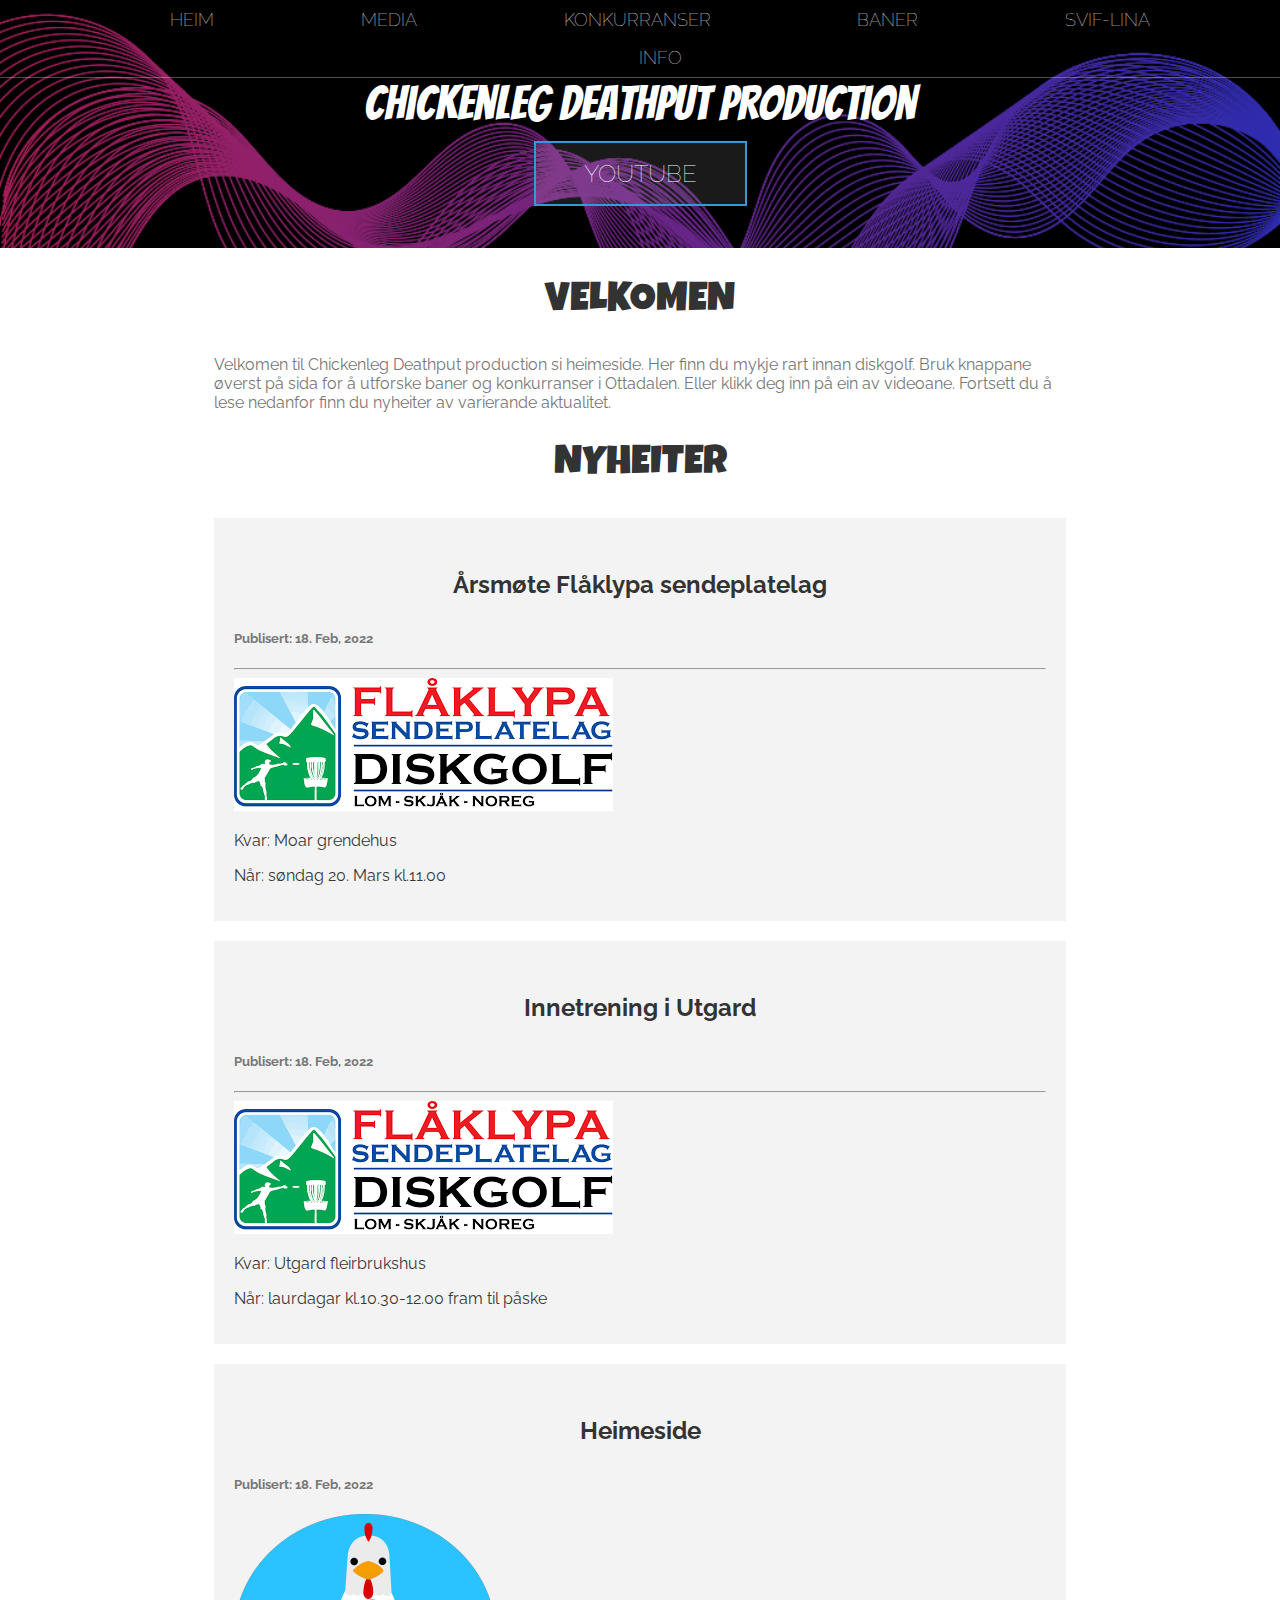
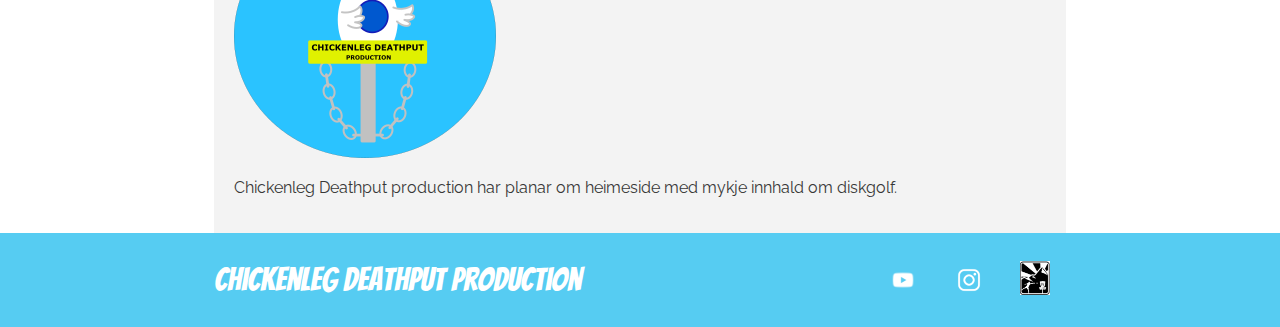
<file: index.html>
<!DOCTYPE html>
<html>
    <head>
        <title>Chickenleg</title>
        <meta name="description" content="diskgolf">
        <link rel="stylesheet" href="layout.css" />
    </head>
    <body>
        <header class="main-header">
            <nav class="nav main-nav">
                <ul>
                    <li><a href="index.html">HEIM</a></li>
                    <li><a href="media.html">MEDIA</a></li>
                    <li><a href="konkurranser.html">KONKURRANSER</a></li>
                    <li><a href="baner.html">BANER</a></li>
                    <li><a href="svif-lina.html">SVIF-LINA</a></li>
                    <li><a href="info.html">INFO</a></li>
                </ul>
            </nav>
            <h1 class="club-name club-name-large">Chickenleg Deathput production</h1>
            <div class="btn-centre">
                <button class="btn btn-header" type="button"><a href="https://youtube.com/channel/UCv_QFjwiLAqcBu6ccsqDfFQ" target="_blank" class="">YOUTUBE</a></button>
            </div>
        </header>
        <section class="content-section container">
            <h2 class="section-header">VELKOMEN</h2>
            <p>Velkomen til Chickenleg Deathput production si heimeside. Her finn du mykje rart innan diskgolf. Bruk knappane øverst på sida for 
                å utforske baner og konkurranser i Ottadalen. Eller klikk deg inn på ein av videoane. Fortsett du å lese nedanfor finn du nyheiter av 
                varierande aktualitet.
            </p>
            <h2 class="section-header">NYHEITER</h2>
    <!--Her startar nyheitsfeeden-->
            <div class="nyheit">
                <h4 class="nyheit-title">Årsmøte Flåklypa sendeplatelag</h4>
                <h5>Publisert: 18. Feb, 2022</h5>
                <hr>
                <image src="Bilder/Flåklypa-full-logo.png"></image>
                <p class="nyheit-text">Kvar: Moar grendehus</p>
                <p class="nyheit-text">Når: søndag 20. Mars kl.11.00</p>
            </div>
            <div class="nyheit">
                <h4 class="nyheit-title">Innetrening i Utgard</h4>
                <h5>Publisert: 18. Feb, 2022</h5>
                <hr>
                <image src="Bilder/Flåklypa-full-logo.png"></image>
                <p class="nyheit-text">Kvar: Utgard fleirbrukshus</p>
                <p class="nyheit-text">Når: laurdagar kl.10.30-12.00 fram til påske</p>
            </div>
            <div class="nyheit">
                <h4 class="nyheit-title">Heimeside</h4>
                <h5>Publisert: 18. Feb, 2022</h5>
                <image src="Bilder/Chickenlogo V2.1.png"></image>
                <p class="nyheit-text">Chickenleg Deathput production har planar om heimeside med mykje innhald om diskgolf.</p>
            </div>
        </section>
        <footer class="main-footer">
            <div class="container main-footer-container">
                <h3 class="club-name">Chickenleg Deathput production</h3>
                <ul class="nav footer-nav">
                    <li>
                        <a href="https://youtube.com/channel/UCv_QFjwiLAqcBu6ccsqDfFQ" target="_blank">
                            <img src="Bilder\Youtubelogo.png" width="50">
                        </a>
                    </li>
                    <li>
                        <a href="https://www.instagram.com/chickenlegdpro/" target="_blank">
                            <img src="Bilder\Instagram_logo.png" width="50">
                        </a>
                        </li>
                    <li>
                        <a href="https://flaaklypa.sendeplatelag.no/" target="_blank">
                            <img src="Bilder\Flåklypa-logo.jpg" width="100">
                        </a>
                    </li>
                </ul>
            </div>
        </footer>
    </body>
</html>
</file>
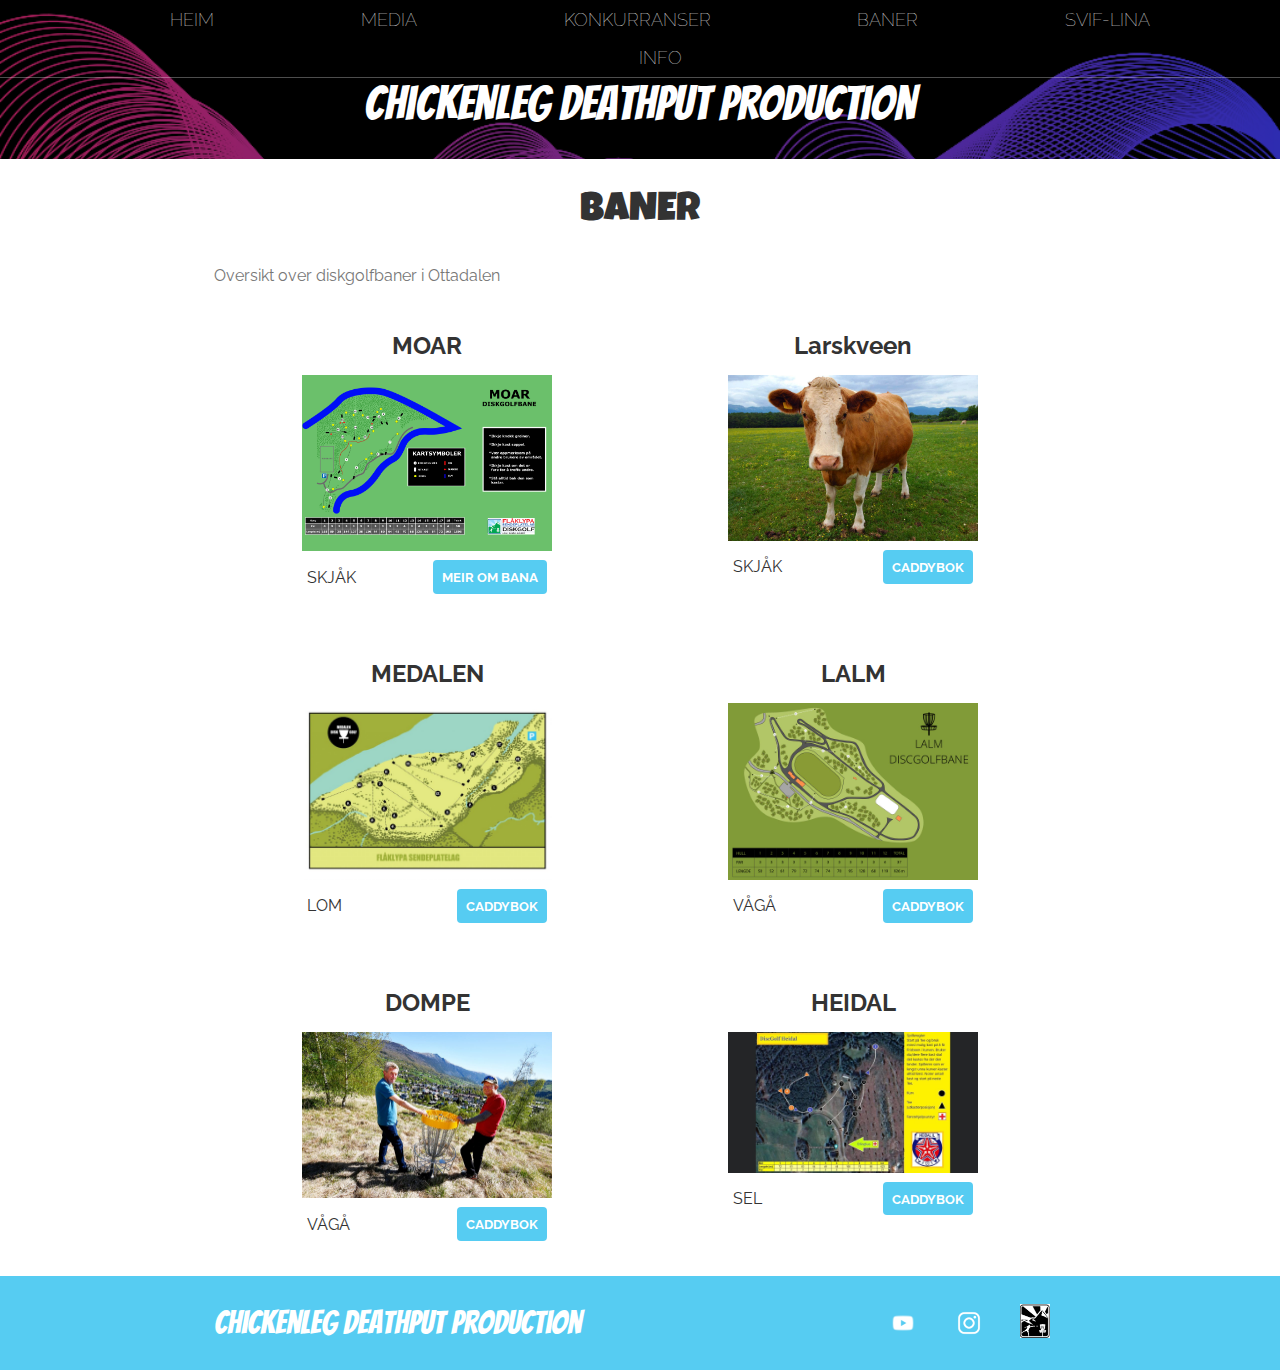
<file: baner.html>
<!DOCTYPE html>
<html>
    <head>
        <title>Chickenleg</title>
        <meta name="description" content="diskgolf">
        <link rel="stylesheet" href="layout.css" />
    </head>
    <body>
        <header class="main-header">
            <nav class="nav main-nav">
                <ul>
                    <li><a href="index.html">HEIM</a></li>
                    <li><a href="media.html">MEDIA</a></li>
                    <li><a href="konkurranser.html">KONKURRANSER</a></li>
                    <li><a href="baner.html">BANER</a></li>
                    <li><a href="svif-lina.html">SVIF-LINA</a></li>
                    <li><a href="info.html">INFO</a></li>
                </ul>
            </nav>
            <h1 class="club-name club-name-large">Chickenleg Deathput production</h1>
        </header>
        <section class="content-section container">
            <h2 class="section-header">BANER</h2>
            <p>Oversikt over diskgolfbaner i Ottadalen</p>
                <div class="baner-baner">
                    <div class="baner-bane">
                        <span class="baner-bane-name">MOAR</span>
                        <img class="baner-bane-image" src="Bilder\Oversiktskart.png" width="200">
                        <div class="baner-bane-details">
                            <span class="baner-bane-place">SKJÅK</span>
                            <button class="btn btn-primary baner-bane-button" role="button"><a href="moar.html">MEIR OM BANA</a></button>
                        </div>
                    </div>
                    <div class="baner-bane">
                        <span class="baner-bane-name">Larskveen</span>
                        <img class="baner-bane-image" src="Bilder\brown-Guernsey-cow.jpg" alt="Larskveen" width="200">
                        <div class="baner-bane-details">
                            <span class="baner-bane-place">SKJÅK</span>
                            <button class="btn btn-primary baner-bane-button" role="button">CADDYBOK</button>
                        </div>
                    </div>
                    <div class="baner-bane">
                        <span class="baner-bane-name">MEDALEN</span>
                        <img class="baner-bane-image" src="Bilder\Medalen oversikt.jpg" width="200">
                        <div class="baner-bane-details">
                            <span class="baner-bane-place">LOM</span>
                            <button class="btn btn-primary baner-bane-button" role="button">CADDYBOK</button>
                        </div>
                    </div>
                    <div class="baner-bane">
                        <span class="baner-bane-name">LALM</span>
                        <img class="baner-bane-image" src="Bilder\Lalm oversikt.jpg" width="200">
                        <div class="baner-bane-details">
                            <span class="baner-bane-place">VÅGÅ</span>
                            <button class="btn btn-primary baner-bane-button" role="button">CADDYBOK</button>
                        </div>
                    </div>
                    <div class="baner-bane">
                        <span class="baner-bane-name">DOMPE</span>
                        <img class="baner-bane-image" src="Bilder\dompe.jpg" width="200">
                        <div class="baner-bane-details">
                            <span class="baner-bane-place">VÅGÅ</span>
                            <button class="btn btn-primary baner-bane-button" role="button">CADDYBOK</button>
                        </div>
                    </div>
                    <div class="baner-bane">
                        <span class="baner-bane-name">HEIDAL</span>
                        <img class="baner-bane-image" src="Bilder\heidal-oversiktskart.jpg" width="200">
                        <div class="baner-bane-details">
                            <span class="baner-bane-place">SEL</span>
                            <button class="btn btn-primary baner-bane-button" role="button">CADDYBOK</button>
                        </div>
                    </div>
                </div>
        </section>
        <footer class="main-footer">
            <div class="container main-footer-container">
                <h3 class="club-name">Chickenleg Deathput production</h3>
                <ul class="nav footer-nav">
                    <li>
                        <a href="https://youtube.com/channel/UCv_QFjwiLAqcBu6ccsqDfFQ" target="_blank">
                            <img src="Bilder\Youtubelogo.png" width="50">
                        </a>
                    </li>
                    <li>
                        <a href="https://www.instagram.com/chickenlegdpro/" target="_blank">
                            <img src="Bilder\Instagram_logo.png" width="50">
                        </a>
                        </li>
                    <li>
                        <a href="https://flaaklypa.sendeplatelag.no/" target="_blank">
                            <img src="Bilder\Flåklypa-logo.jpg" width="100">
                        </a>
                    </li>
                </ul>
            </div>
        </footer>
    </body>
</html>
</file>
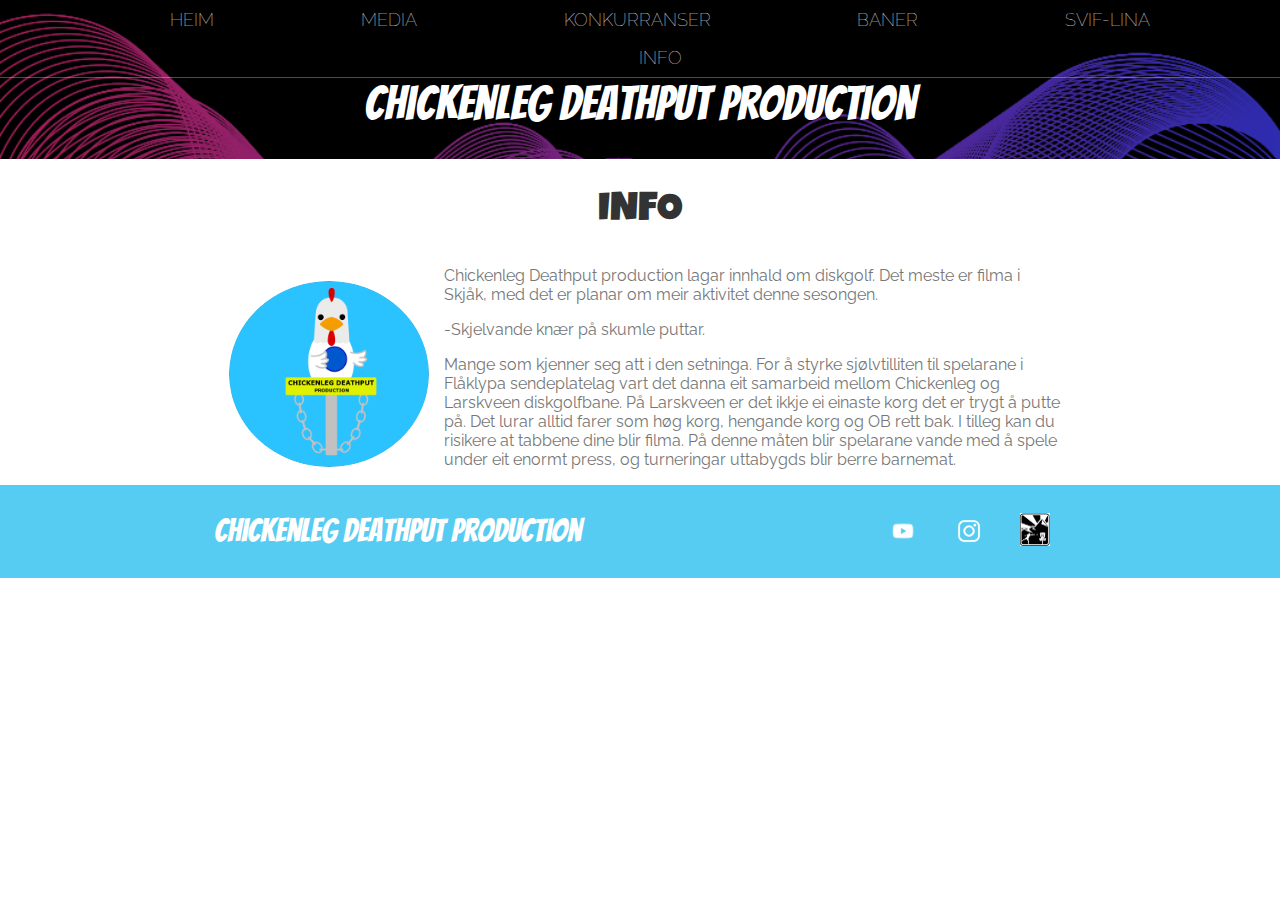
<file: info.html>
<!DOCTYPE html>
<html>
    <head>
        <title>Chickenleg</title>
        <meta name="description" content="diskgolf">
        <link rel="stylesheet" href="layout.css" />
    </head>
    <body>
        <header class="main-header">
            <nav class="nav main-nav">
                <ul>
                    <li><a href="index.html">HEIM</a></li>
                    <li><a href="media.html">MEDIA</a></li>
                    <li><a href="konkurranser.html">KONKURRANSER</a></li>
                    <li><a href="baner.html">BANER</a></li>
                    <li><a href="svif-lina.html">SVIF-LINA</a></li>
                    <li><a href="info.html">INFO</a></li>
                </ul>
            </nav>
            <h1 class="club-name club-name-large">Chickenleg Deathput production</h1>
        </header>
        <section class="content-section container">
            <h2 class="section-header">INFO</h2>
            <img class="about-club-image" src="Bilder\Chickenlogo V2.1.png">
            <p>Chickenleg Deathput production lagar innhald om diskgolf. Det meste er filma i Skjåk, 
                med det er planar om meir aktivitet denne sesongen.</p>
            <p>-Skjelvande knær på skumle puttar.</p>
            <p>Mange som kjenner seg att i den setninga. For å styrke sjølvtilliten til spelarane i Flåklypa sendeplatelag vart det danna 
                    eit samarbeid mellom Chickenleg og Larskveen diskgolfbane. På Larskveen er det ikkje ei einaste korg det er trygt å putte på. 
                    Det lurar alltid farer som høg korg, hengande korg og OB rett bak. I tilleg kan du risikere at tabbene dine blir filma. På denne måten 
                    blir spelarane vande med å spele under eit enormt press, og turneringar uttabygds blir berre barnemat.
            </p>
        </section>
        <footer class="main-footer">
            <div class="container main-footer-container">
                <h3 class="club-name">Chickenleg Deathput production</h3>
                <ul class="nav footer-nav">
                    <li>
                        <a href="https://youtube.com/channel/UCv_QFjwiLAqcBu6ccsqDfFQ" target="_blank">
                            <img src="Bilder\Youtubelogo.png" width="50">
                        </a>
                    </li>
                    <li>
                        <a href="https://www.instagram.com/chickenlegdpro/" target="_blank">
                            <img src="Bilder\Instagram_logo.png" width="50">
                        </a>
                        </li>
                    <li>
                        <a href="https://flaaklypa.sendeplatelag.no/" target="_blank">
                            <img src="Bilder\Flåklypa-logo.jpg" width="100">
                        </a>
                    </li>
                </ul>
            </div>
        </footer>
    </body>
</html>
</file>
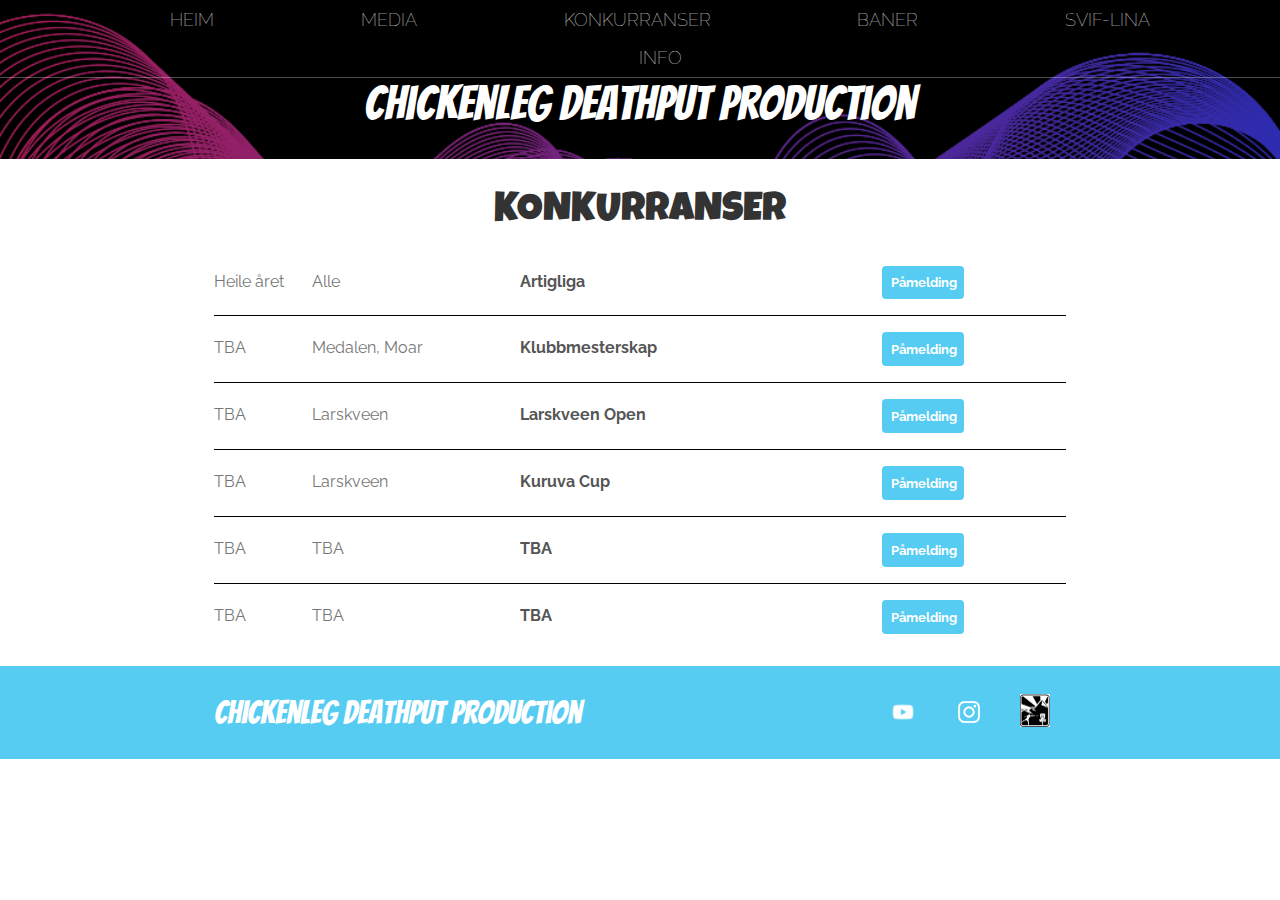
<file: konkurranser.html>
<!DOCTYPE html>
<html>
    <head>
        <title>Chickenleg</title>
        <meta name="description" content="diskgolf">
        <link rel="stylesheet" href="layout.css" />
    </head>
    <body>
        <header class="main-header">
            <nav class="nav main-nav">
                <ul>
                    <li><a href="index.html">HEIM</a></li>
                    <li><a href="media.html">MEDIA</a></li>
                    <li><a href="konkurranser.html">KONKURRANSER</a></li>
                    <li><a href="baner.html">BANER</a></li>
                    <li><a href="svif-lina.html">SVIF-LINA</a></li>
                    <li><a href="info.html">INFO</a></li>
                </ul>
            </nav>
            <h1 class="club-name club-name-large">Chickenleg Deathput production</h1>
        </header>
        <section class="content-section container">
            <h2 class="section-header">KONKURRANSER</h2>
            <div>
                <div class="tour-row">
                    <span class="tour-item tour-date">Heile året</span>
                    <span class="tour-item tour-bane">Alle</span>
                    <span class="tour-item tour-name">Artigliga</span>
                    <button type="button" class="btn tour-item tour-btn btn-primary"><a href="https://dgmtrx.com/2017098" target="_blank">Påmelding</a></button>
                </div>
                <div class="tour-row">
                    <span class="tour-item tour-date">TBA</span>
                    <span class="tour-item tour-bane">Medalen, Moar</span>
                    <span class="tour-item tour-name">Klubbmesterskap</span>
                    <button type="button" class="btn tour-item tour-btn btn-primary">Påmelding</button>
                </div>
                <div class="tour-row">
                    <span class="tour-item tour-date">TBA</span>
                    <span class="tour-item tour-bane">Larskveen</span>
                    <span class="tour-item tour-name">Larskveen Open</span>
                    <button type="button" class="btn tour-item tour-btn btn-primary">Påmelding</button>
                </div>
                <div class="tour-row">
                    <span class="tour-item tour-date">TBA</span>
                    <span class="tour-item tour-bane">Larskveen</span>
                    <span class="tour-item tour-name">Kuruva Cup</span>
                    <button type="button" class="btn tour-item tour-btn btn-primary">Påmelding</button>
                </div>
                <div class="tour-row">
                    <span class="tour-item tour-date">TBA</span>
                    <span class="tour-item tour-bane">TBA</span>
                    <span class="tour-item tour-name">TBA</span>
                    <button type="button" class="btn tour-item tour-btn btn-primary">Påmelding</button>
                </div>
                <div class="tour-row">
                    <span class="tour-item tour-date">TBA</span>
                    <span class="tour-item tour-bane">TBA</span>
                    <span class="tour-item tour-name">TBA</span>
                    <button type="button" class="btn tour-item tour-btn btn-primary">Påmelding</button>
                </div>
            </div>
        </section>
        <footer class="main-footer">
            <div class="container main-footer-container">
                <h3 class="club-name">Chickenleg Deathput production</h3>
                <ul class="nav footer-nav">
                    <li>
                        <a href="https://youtube.com/channel/UCv_QFjwiLAqcBu6ccsqDfFQ" target="_blank">
                            <img src="Bilder\Youtubelogo.png" width="50">
                        </a>
                    </li>
                    <li>
                        <a href="https://www.instagram.com/chickenlegdpro/" target="_blank">
                            <img src="Bilder\Instagram_logo.png" width="50">
                        </a>
                        </li>
                    <li>
                        <a href="https://flaaklypa.sendeplatelag.no/" target="_blank">
                            <img src="Bilder\Flåklypa-logo.jpg" width="100">
                        </a>
                    </li>
                </ul>
            </div>
        </footer>
    </body>
</html>
</file>
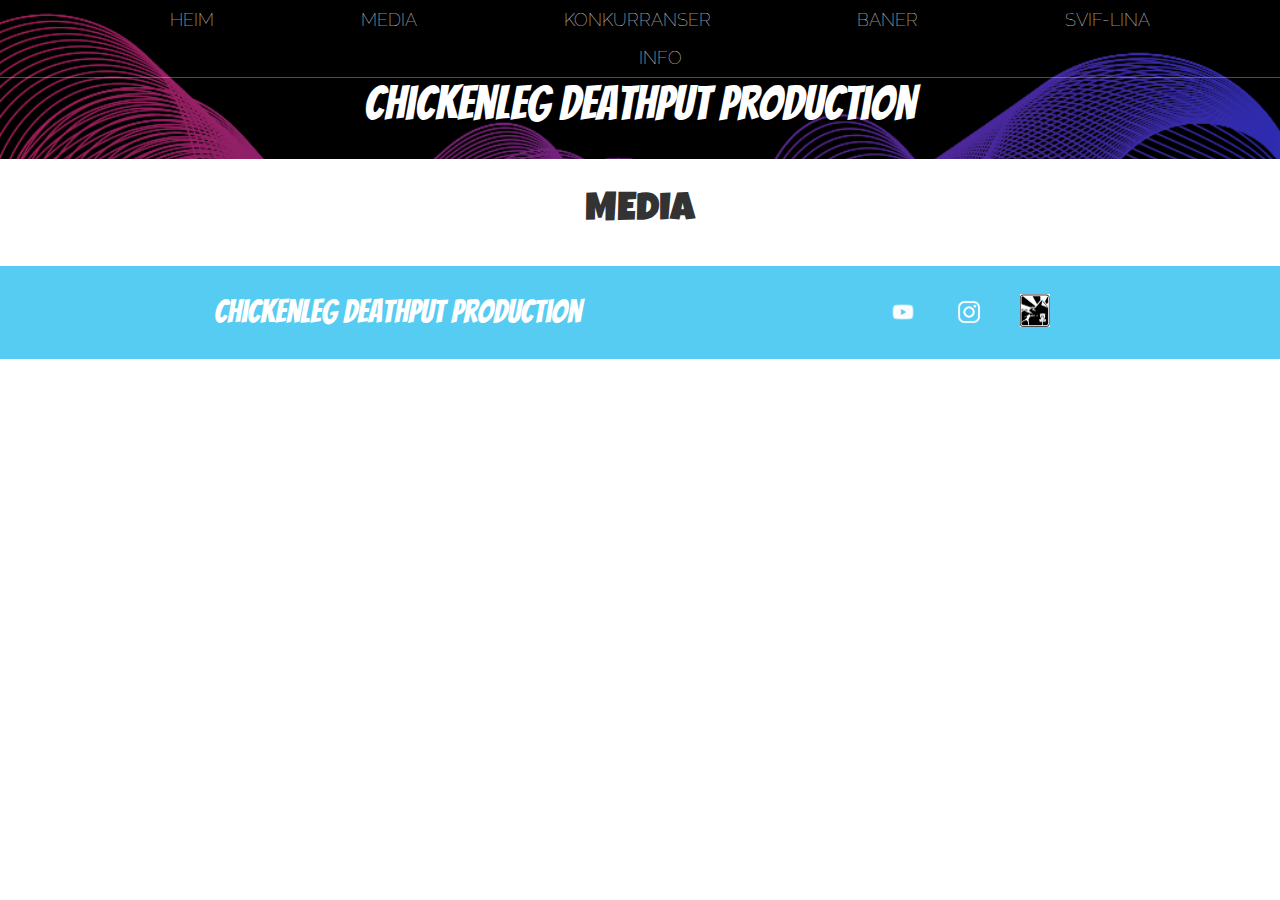
<file: media.html>
<!DOCTYPE html>
<html>
    <head>
        <title>Chickenleg</title>
        <meta name="description" content="diskgolf">
        <link rel="stylesheet" href="layout.css" />
    </head>
    <body>
        <header class="main-header">
            <nav class="nav main-nav">
                <ul>
                    <li><a href="index.html">HEIM</a></li>
                    <li><a href="media.html">MEDIA</a></li>
                    <li><a href="konkurranser.html">KONKURRANSER</a></li>
                    <li><a href="baner.html">BANER</a></li>
                    <li><a href="svif-lina.html">SVIF-LINA</a></li>
                    <li><a href="info.html">INFO</a></li>
                </ul>
            </nav>
            <h1 class="club-name club-name-large">Chickenleg Deathput production</h1>
        </header>
        <section class="content-section container">
            <h2 class="section-header">MEDIA</h2>
        </section>
        <footer class="main-footer">
            <div class="container main-footer-container">
                <h3 class="club-name">Chickenleg Deathput production</h3>
                <ul class="nav footer-nav">
                    <li>
                        <a href="https://youtube.com/channel/UCv_QFjwiLAqcBu6ccsqDfFQ" target="_blank">
                            <img src="Bilder\Youtubelogo.png" width="50">
                        </a>
                    </li>
                    <li>
                        <a href="https://www.instagram.com/chickenlegdpro/" target="_blank">
                            <img src="Bilder\Instagram_logo.png" width="50">
                        </a>
                        </li>
                    <li>
                        <a href="https://flaaklypa.sendeplatelag.no/" target="_blank">
                            <img src="Bilder\Flåklypa-logo.jpg" width="100">
                        </a>
                    </li>
                </ul>
            </div>
        </footer>
    </body>
</html>
</file>
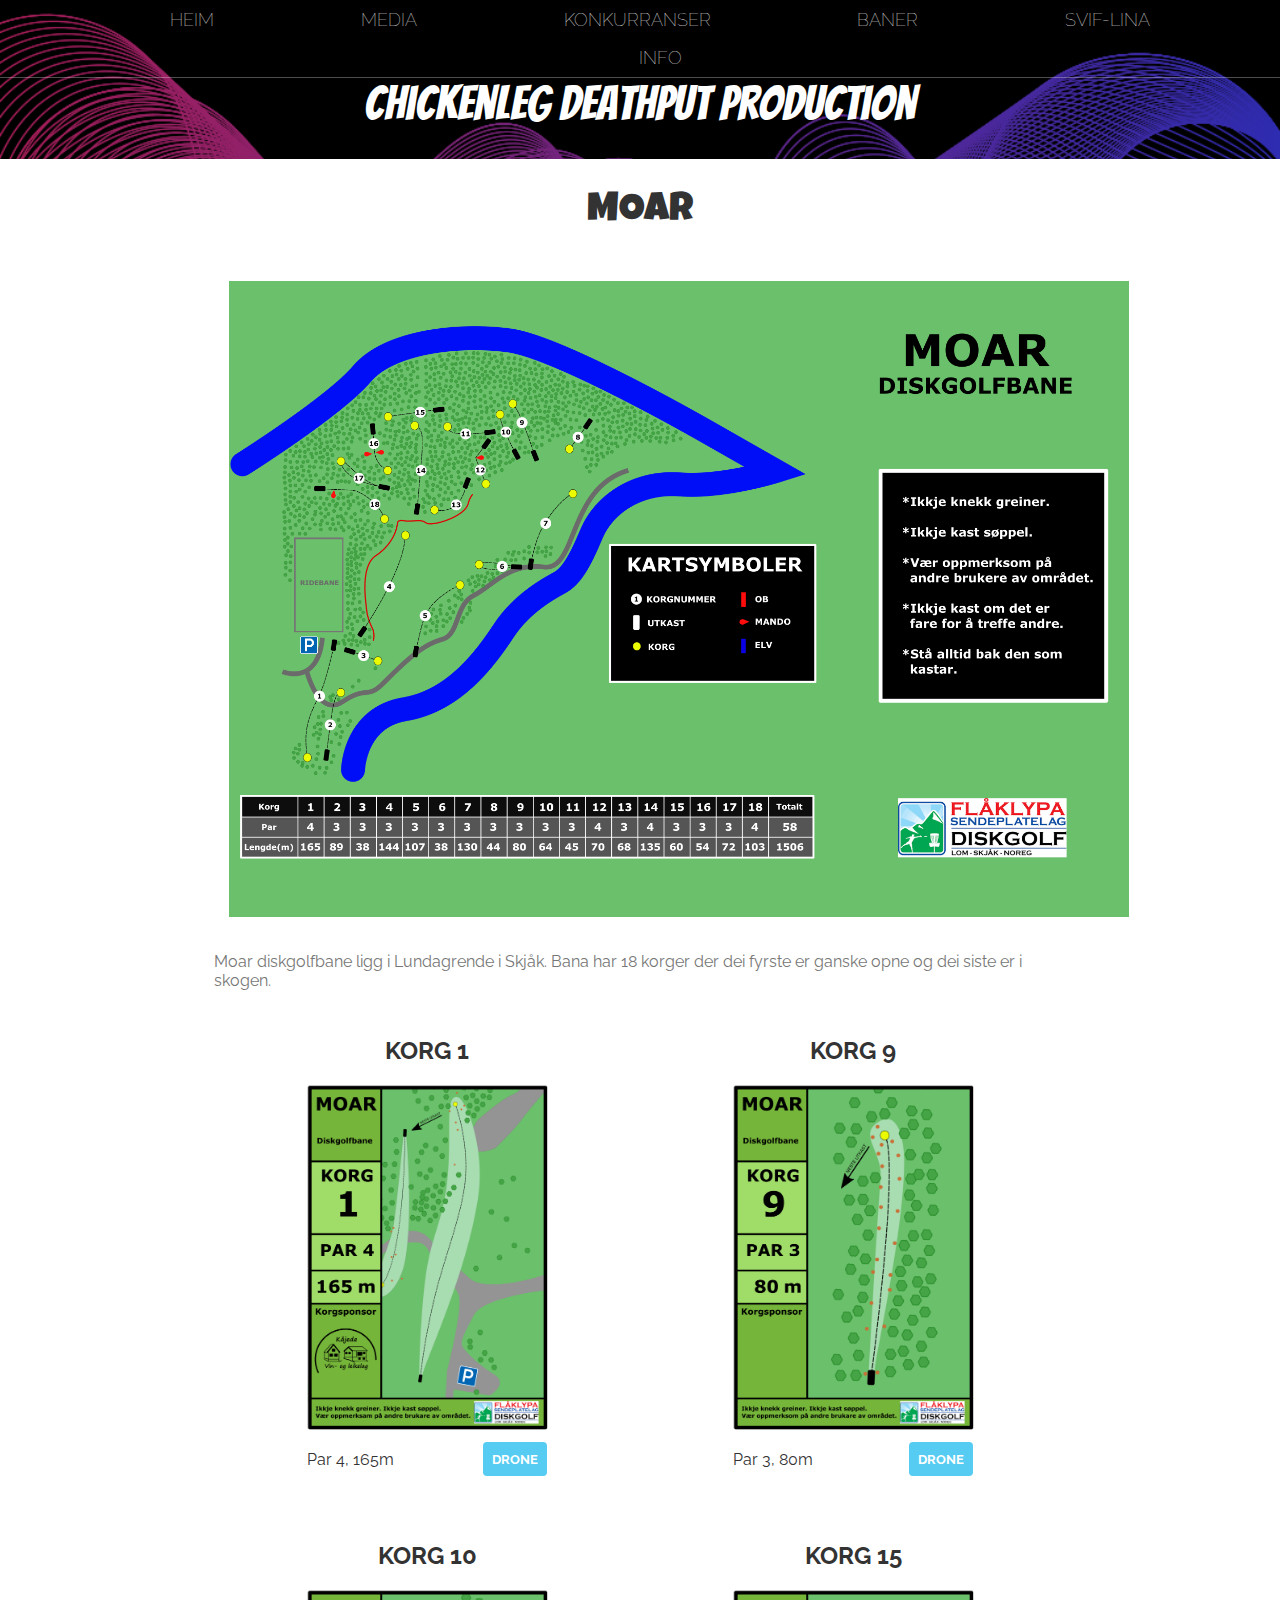
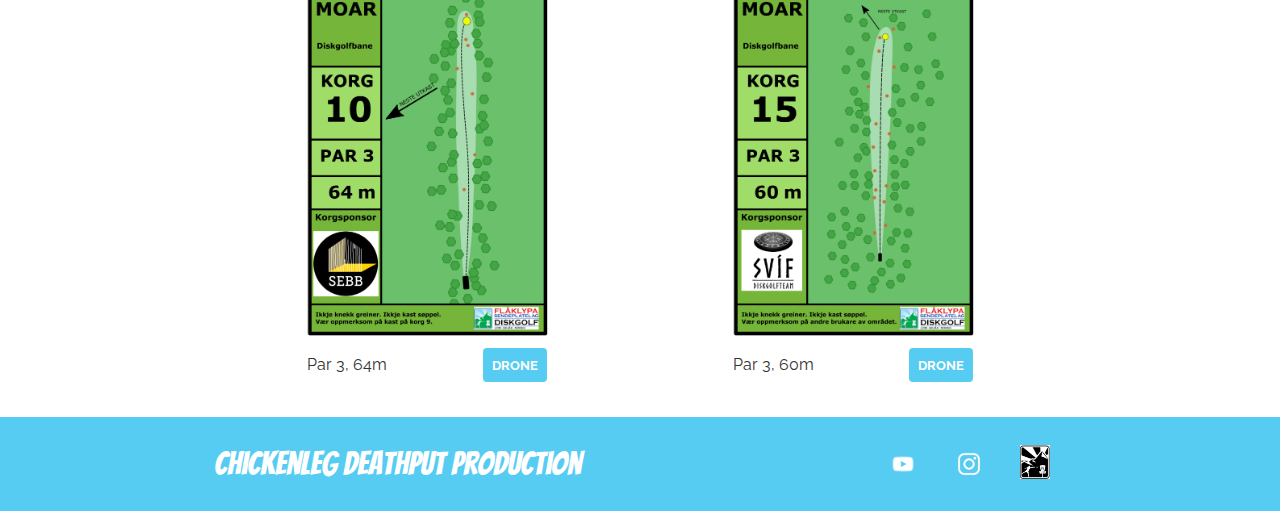
<file: moar.html>
<!DOCTYPE html>
<html>
    <head>
        <title>Chickenleg</title>
        <meta name="description" content="diskgolf">
        <link rel="stylesheet" href="layout.css" />
    </head>
    <body>
        <header class="main-header">
            <nav class="nav main-nav">
                <ul>
                    <li><a href="index.html">HEIM</a></li>
                    <li><a href="media.html">MEDIA</a></li>
                    <li><a href="konkurranser.html">KONKURRANSER</a></li>
                    <li><a href="baner.html">BANER</a></li>
                    <li><a href="svif-lina.html">SVIF-LINA</a></li>
                    <li><a href="info.html">INFO</a></li>
                </ul>
            </nav>
            <h1 class="club-name club-name-large">Chickenleg Deathput production</h1>
        </header>
        <section class="content-section container">
            <div>
                <h2 class="section-header">MOAR</h2>
                <image class="oversiktskart" src="Bilder/Oversiktskart.png"></image>
                <p>Moar diskgolfbane ligg i Lundagrende i Skjåk. Bana har 18 korger der dei fyrste er ganske opne og dei siste er i skogen.</p>
            </div>
            <div class="baner-baner">
                <div class="baner-bane">
                    <span class="baner-bane-name">KORG 1</span>
                    <img class="baner-bane-image" src="Bilder/Kart-Moar/Banekart korg 1.png" width="200">
                    <div class="baner-bane-details">
                        <span class="baner-bane-place">Par 4, 165m</span>
                        <button class="btn btn-primary baner-bane-button" role="button"><a href="https://www.youtube.com/watch?v=uazOCS7fLp8&ab_channel=ChickenlegDeathputproduction">DRONE</a></button>
                    </div>
                </div>
                <div class="baner-bane">
                    <span class="baner-bane-name">KORG 9</span>
                    <img class="baner-bane-image" src="Bilder/Kart-Moar/Banekart korg 9.png" width="200">
                    <div class="baner-bane-details">
                        <span class="baner-bane-place">Par 3, 80m</span>
                        <button class="btn btn-primary baner-bane-button" role="button"><a href="https://www.youtube.com/watch?v=Ov28dO0BQFk&ab_channel=ChickenlegDeathputproduction">DRONE</a></button>
                    </div>
                </div>
                <div class="baner-bane">
                    <span class="baner-bane-name">KORG 10</span>
                    <img class="baner-bane-image" src="Bilder/Kart-Moar/Banekart korg 10.png" width="200">
                    <div class="baner-bane-details">
                        <span class="baner-bane-place">Par 3, 64m</span>
                        <button class="btn btn-primary baner-bane-button" role="button"><a href="https://www.youtube.com/watch?v=51mDz92CEZg&ab_channel=ChickenlegDeathputproduction">DRONE</a></button>
                    </div>
                </div>
                <div class="baner-bane">
                    <span class="baner-bane-name">KORG 15</span>
                    <img class="baner-bane-image" src="Bilder/Kart-Moar/Banekart korg 15.png" width="200">
                    <div class="baner-bane-details">
                        <span class="baner-bane-place">Par 3, 60m</span>
                        <button class="btn btn-primary baner-bane-button" role="button"><a href="https://www.youtube.com/watch?v=VYDYGjBkxfQ&ab_channel=ChickenlegDeathputproduction">DRONE</a></button>
                    </div>
                </div>
            </div>
        </section>
        <footer class="main-footer">
            <div class="container main-footer-container">
                <h3 class="club-name">Chickenleg Deathput production</h3>
                <ul class="nav footer-nav">
                    <li>
                        <a href="https://youtube.com/channel/UCv_QFjwiLAqcBu6ccsqDfFQ" target="_blank">
                            <img src="Bilder\Youtubelogo.png" width="50">
                        </a>
                    </li>
                    <li>
                        <a href="https://www.instagram.com/chickenlegdpro/" target="_blank">
                            <img src="Bilder\Instagram_logo.png" width="50">
                        </a>
                        </li>
                    <li>
                        <a href="https://flaaklypa.sendeplatelag.no/" target="_blank">
                            <img src="Bilder\Flåklypa-logo.jpg" width="100">
                        </a>
                    </li>
                </ul>
            </div>
        </footer>
    </body>
</html>
</file>
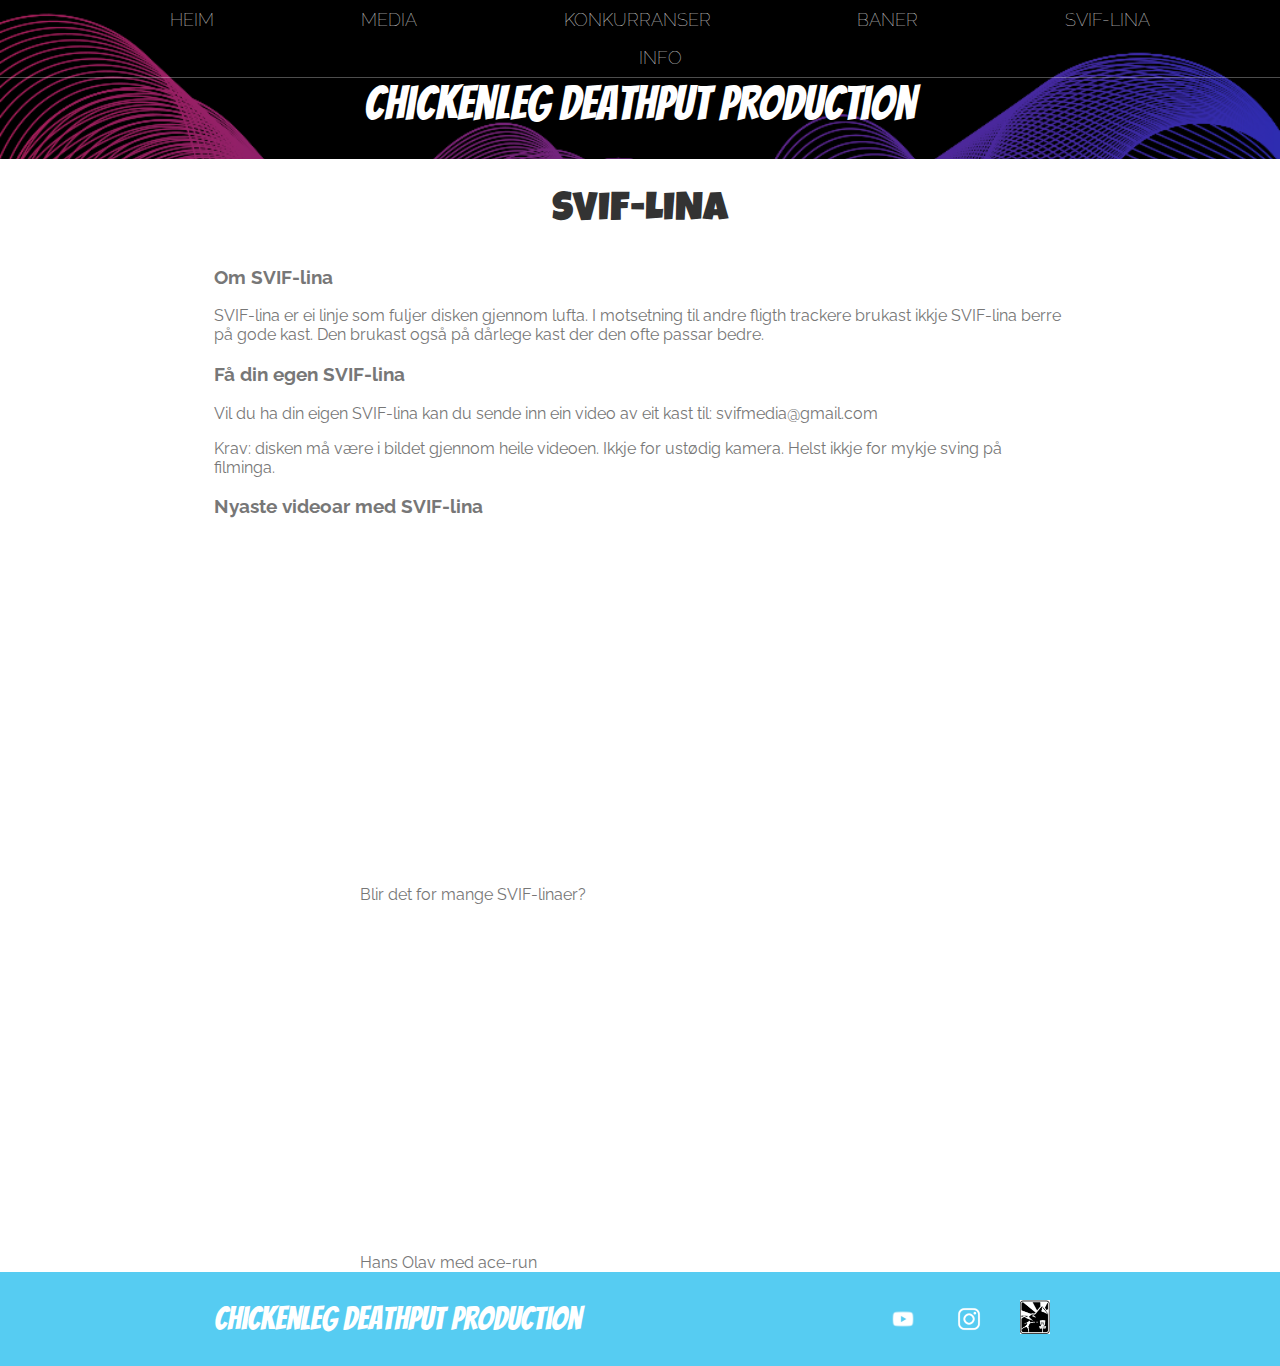
<file: svif-lina.html>
<!DOCTYPE html>
<html>
    <head>
        <title>Chickenleg</title>
        <meta name="description" content="diskgolf">
        <link rel="stylesheet" href="layout.css" />
    </head>
    <body>
        <header class="main-header">
            <nav class="nav main-nav">
                <ul>
                    <li><a href="index.html">HEIM</a></li>
                    <li><a href="media.html">MEDIA</a></li>
                    <li><a href="konkurranser.html">KONKURRANSER</a></li>
                    <li><a href="baner.html">BANER</a></li>
                    <li><a href="svif-lina.html">SVIF-LINA</a></li>
                    <li><a href="info.html">INFO</a></li>
                </ul>
            </nav>
            <h1 class="club-name club-name-large">Chickenleg Deathput production</h1>
        </header>
        <section class="content-section container">
            <h2 class="section-header">SVIF-LINA</h2>
            <h3>Om SVIF-lina</h3>
            <p>SVIF-lina er ei linje som fuljer disken gjennom lufta. I motsetning til andre fligth trackere brukast ikkje SVIF-lina berre på gode kast. Den brukast også på dårlege kast der den ofte passar bedre.</p>
            <h3>Få din egen SVIF-lina</h3>
            <p>Vil du ha din eigen SVIF-lina kan du sende inn ein video 
                av eit kast til: svifmedia@gmail.com
            </p>
            <p>Krav: disken må være i bildet gjennom heile videoen. Ikkje for ustødig kamera. Helst ikkje for 
                mykje sving på filminga.
            </p>
            <h3>Nyaste videoar med SVIF-lina</h3>
            <div class="svif-videoer">
                <div class="svif-video">
                    <iframe width="560" height="315" src="https://www.youtube.com/embed/nNDucnh9gso" title="YouTube video player" frameborder="0" allow="accelerometer; autoplay; clipboard-write; encrypted-media; gyroscope; picture-in-picture" allowfullscreen></iframe>
                    <div>Blir det for mange SVIF-linaer?</div>
                </div>
                <div class="svif-videoe">
                    <iframe width="560" height="315" src="https://www.youtube.com/embed/YHYi3HFiH2Y" title="YouTube video player" frameborder="0" allow="accelerometer; autoplay; clipboard-write; encrypted-media; gyroscope; picture-in-picture" allowfullscreen></iframe>
                    <div>Hans Olav med ace-run</div>
                </div>
            </div>
        </section>
        <footer class="main-footer">
            <div class="container main-footer-container">
                <h3 class="club-name">Chickenleg Deathput production</h3>
                <ul class="nav footer-nav">
                    <li>
                        <a href="https://youtube.com/channel/UCv_QFjwiLAqcBu6ccsqDfFQ" target="_blank">
                            <img src="Bilder\Youtubelogo.png" width="50">
                        </a>
                    </li>
                    <li>
                        <a href="https://www.instagram.com/chickenlegdpro/" target="_blank">
                            <img src="Bilder\Instagram_logo.png" width="50">
                        </a>
                        </li>
                    <li>
                        <a href="https://flaaklypa.sendeplatelag.no/" target="_blank">
                            <img src="Bilder\Flåklypa-logo.jpg" width="100">
                        </a>
                    </li>
                </ul>
            </div>
        </footer>
    </body>
</html>
</file>
<file: layout.css>
@import url('https://fonts.googleapis.com/css?family=Raleway:300,400');
@import url('https://fonts.googleapis.com/css?family=Metal+Mania');
@import url('https://fonts.googleapis.com/css2?family=Bangers&family=Luckiest+Guy&display=swap');

* {
    box-sizing: border-box;
    font-family: Raleway;
    color: #777;
}

html ,body {
    margin: 0;
    padding: 0;
}

.nav ul {
    margin: 0;
}

.nav li {
    display: inline;
}

.nav a {
    display: inline-block;
    padding: .5em;
    color: white;
    text-decoration: none;
}

.main-nav {
    text-align: center;
    font-size: 1.1em;
    font-weight: lighter;
    border-bottom: 1px solid rgba(255, 255, 255, .3);
}

.main-nav li {
    padding: 0 5%;
}

.nav a:hover {
    background-color: rgba(255, 255, 255, .3);
}

.main-header {
    background-color: rgba(0, 0, 0, .3);
    background-image: url(Bilder/bakgrunn-side.png);
    background-blend-mode: multiply;
    background-size: cover;
    padding-bottom: 30px;
}

.club-name {
    text-align: center;
    margin: 0;
    font-size: 2em;
    font-family: "Bangers";
    font-weight: normal;
    color: white;
}

.club-name-large {
    font-size: 3em;
}

.content-section {
    margin: 1em;
}

.container {
    max-width: 900px;
    margin: 0 auto;
    padding: 0 1.5em;
}

.section-header {
    font-family: "Luckiest Guy";
    font-weight: normal;
    color: #333;
    text-align: center;
    font-size: 2.5em;
}

.about-club-image {
    float: left;
    width: 200px;
    margin: 15px;
    border-radius: 50%;
}



.main-footer {
    background-color: #56ccf2;
    color: white;
    padding: .25em 0;
}

.main-footer-container {
    display: flex;
    align-items: center;
}

.main-footer-container ul {
    flex-grow: 1;
    text-align: end;
}

.footer-nav li {
    padding: 0 .5em;
}

.footer-nav img {
    width: 30px;
}

.btn-centre {
    align-items: center;
    max-width: 350px;
    margin: 0 auto;
    padding: 0 1.5em;
}

.btn {
    text-align: center;
    vertical-align: middle;
    padding: .67em;
    cursor: pointer;
}

.btn-header {
    margin: .5em 15% .5em 15%;
    color: white;
    border: 2px solid #2d9cdb;
    background-color: rgba(255, 255, 255, .1);
    border-radius: 0;
    font-size: 1.5em;
    font-weight: lighter;
    padding-left: 2em;
    padding-right: 2em;
    align-items: center;
}

.btn-header a {
    text-decoration: none;
    color: white;
}

.btn-header:hover {
    background-color: rgba(255, 255, 255, .3);
}

.tour-row {
    border-bottom: 1px solid black;
    padding-bottom: 1em;
    margin-bottom: 1em;
}

.tour-row:last-child {
    border-bottom: none;
}

.tour-item {
    display: inline-block;
    padding-right: .5em;
}

.tour-date {
    width: 11%;
}

.tour-bane {
    width: 24%;
}

.tour-name {
    color: #555;
    font-weight: bold;
    width: 42%;
}

.tour-btn {
    max-width: 19%;
}

.btn-primary {
    color: white;
    background-color: #56ccf2;
    border: none;
    border-radius: .3em;
    font-weight: bold;
}

.btn-primary a {
    color: white;
    text-decoration: none;
}

.btn-primary:hover {
    background-color: #2d9cdb;
}

.baner-bane {
    margin: 30px;
}

.baner-bane-name {
    display: block;
    width: 100%;
    text-align: center;
    font-weight: bold;
    font-size: 1.5em;
    color: #333;
    margin-bottom: 15px;
}

.baner-bane-image {
    width: 250px;
}

.baner-bane-details {
    display: flex;
    align-items: center;
    padding: 5px;
}

.baner-bane-place {
    flex-grow: 1;
    color: #333;
}

.baner-baner {
    display: flex;
    flex-wrap: wrap;
    justify-content: space-around;
}

.svif-videoer {
    display: flex;
    flex-wrap: wrap;
    justify-content: space-around;
}

.svif-video {
    margin: 30px;
}

.nyheit {
    background-color: rgb(243, 243, 243);
    padding: 20px;
    margin-top: 20px;
}

.nyheit-title {
    font-size: 1.5em;
    color: #333;
    text-align: center;
}

.nyheit-text {
    color: rgb(56, 56, 56);
}

.oversiktskart {
    width: 900px;
    float: center;
    margin: 15px;
}
</file>
